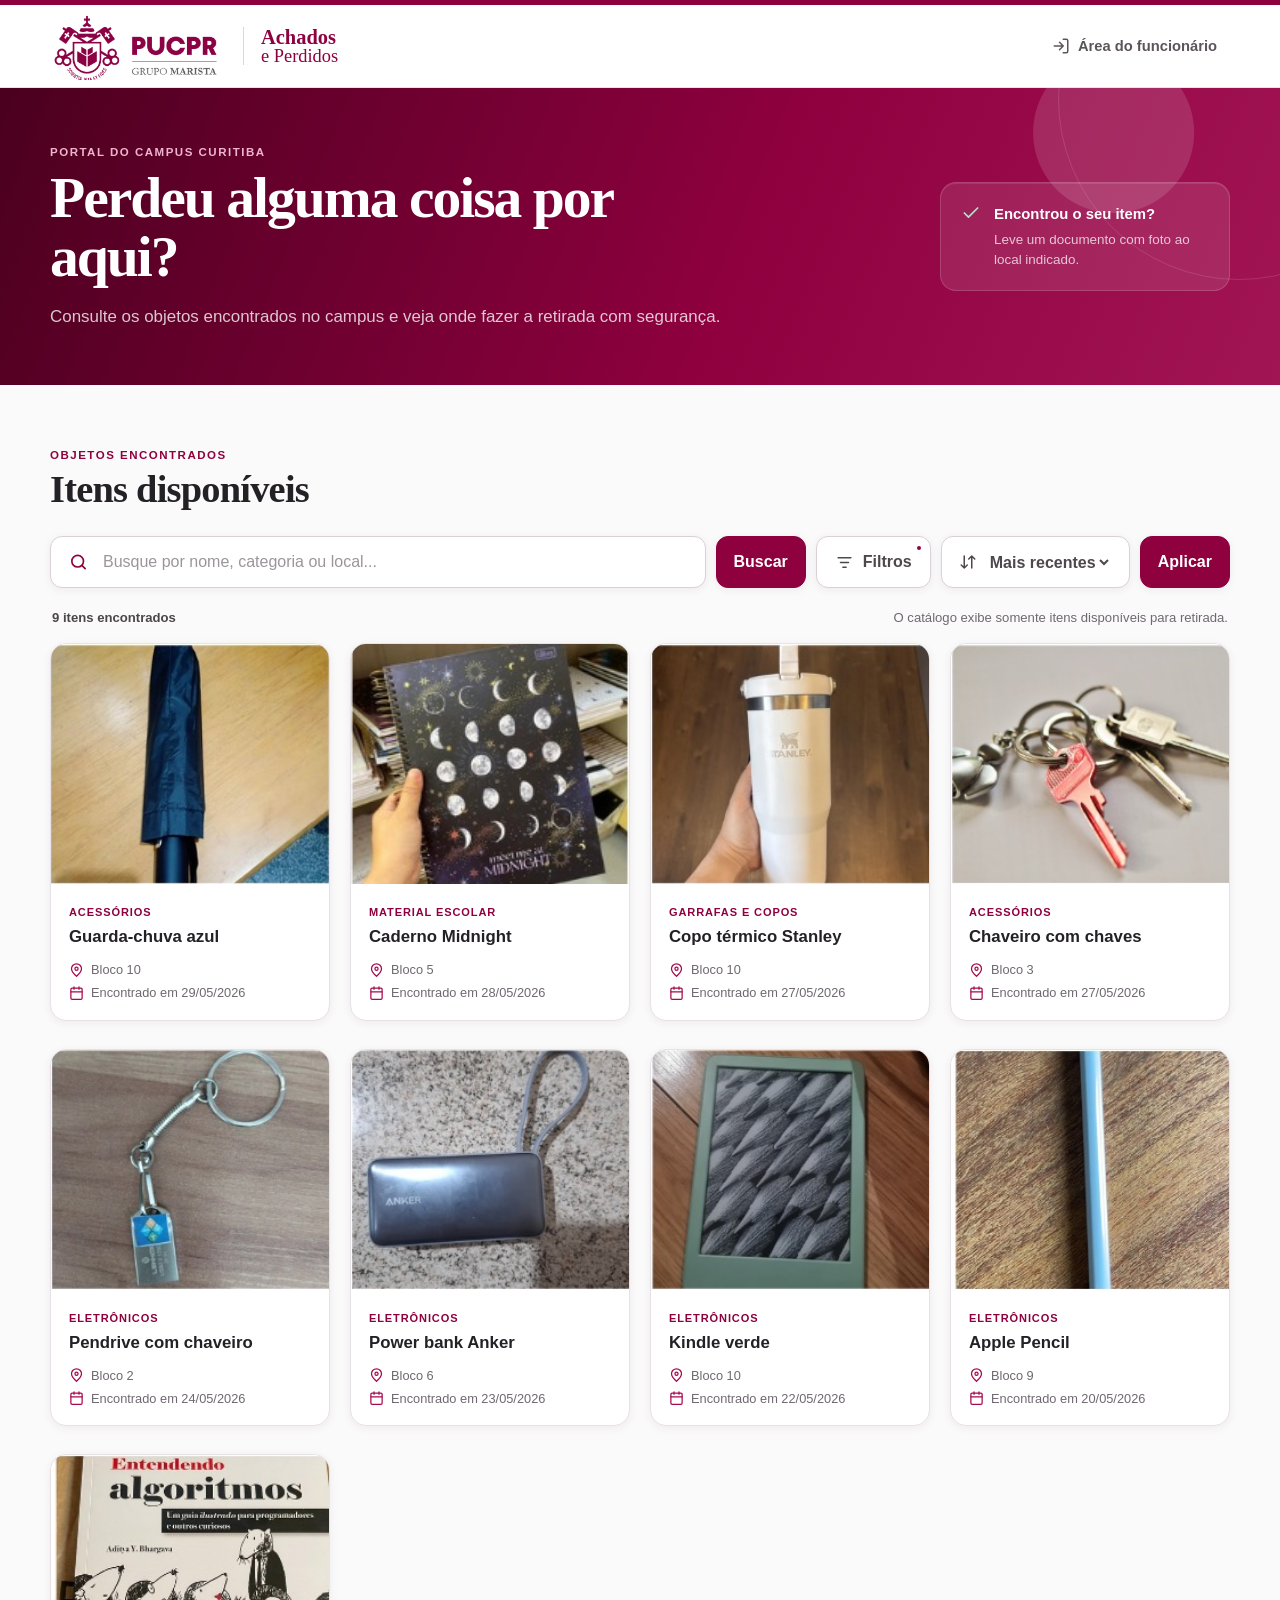
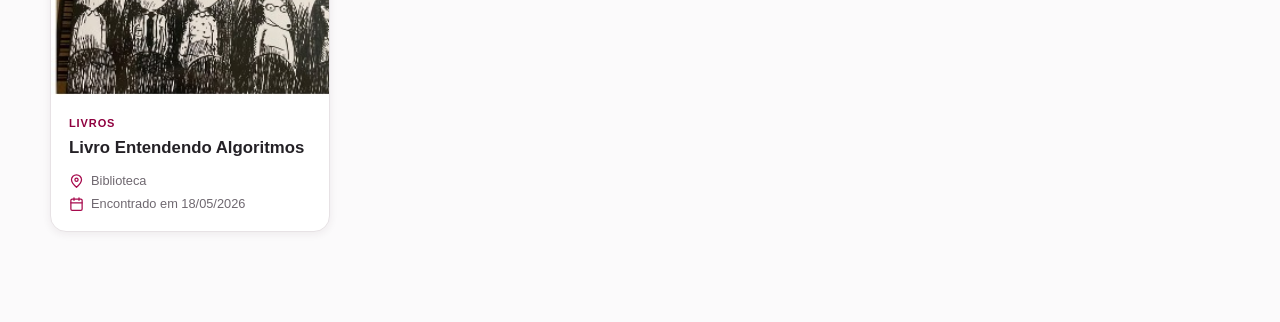
<file: index.html>
<!--
  index.html — Página inicial (catálogo de itens).
  Esta página é só a "casca": os 3 divs começam vazios e o JavaScript os preenche.
-->
<!doctype html>
<html lang="pt-BR">
  <head>
    <meta charset="UTF-8">
    <!-- faz o site se adaptar ao tamanho do celular -->
    <meta name="viewport" content="width=device-width, initial-scale=1.0">
    <meta name="description" content="Portal de Achados e Perdidos da PUCPR. Consulte objetos encontrados no campus.">
    <meta name="theme-color" content="#8f003f">
    <title>Achados e Perdidos | PUCPR</title>
    <!-- carrega todo o visual (CSS) -->
    <link rel="stylesheet" href="styles.css">
  </head>
  <body>
    <div id="cabecalho"></div>   <!-- o JavaScript coloca o menu do topo aqui -->
    <main>
      <div id="aviso"></div>     <!-- mensagens de sucesso/erro aparecem aqui -->
      <div id="conteudo"></div>  <!-- o catálogo inteiro é montado aqui -->
    </main>
    <!-- carrega todo o JavaScript do site -->
    <script src="app.js"></script>
    <!-- manda montar a página inicial (função que está no app.js) -->
    <script>montarCatalogo();</script>
  </body>
</html>
</file>
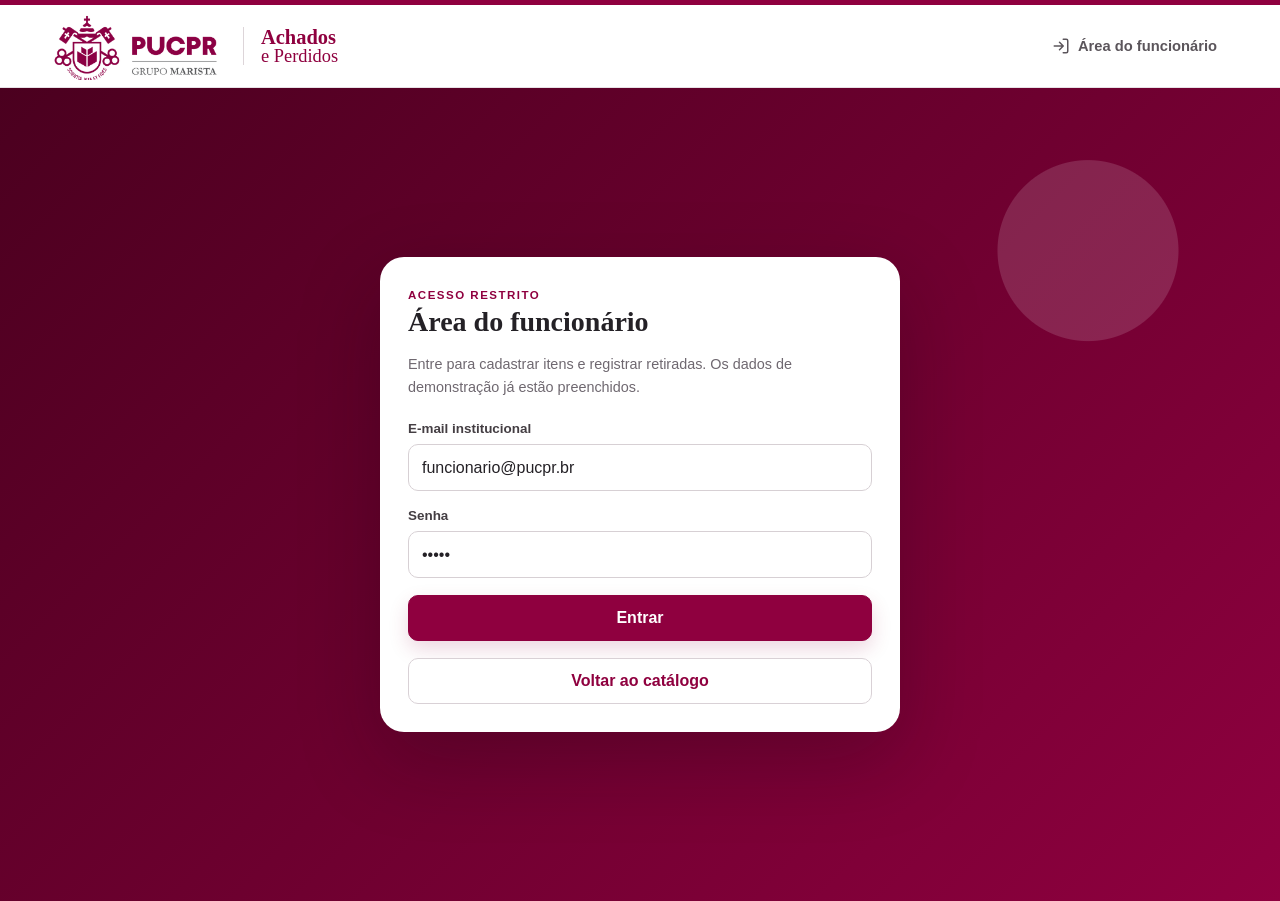
<file: cadastrar.html>
<!--
  cadastrar.html — Formulário para cadastrar OU editar um item.
  Sem id na URL  -> cadastro novo.
  Com ?id=5      -> edição (o formulário já vem preenchido).
  Só o funcionário logado consegue usar (o app.js checa isso).
-->
<!doctype html>
<html lang="pt-BR">
  <head>
    <meta charset="UTF-8">
    <meta name="viewport" content="width=device-width, initial-scale=1.0">
    <meta name="theme-color" content="#8f003f">
    <title>Cadastrar item | PUCPR</title>
    <link rel="stylesheet" href="styles.css">
  </head>
  <body>
    <div id="cabecalho"></div>   <!-- menu do topo -->
    <main>
      <div id="aviso"></div>     <!-- mensagens de sucesso/erro -->
      <div id="conteudo"></div>  <!-- o formulário é montado aqui -->
    </main>
    <script src="app.js"></script>
    <!-- monta o formulário (de cadastro ou de edição) -->
    <script>montarFormulario();</script>
  </body>
</html>
</file>
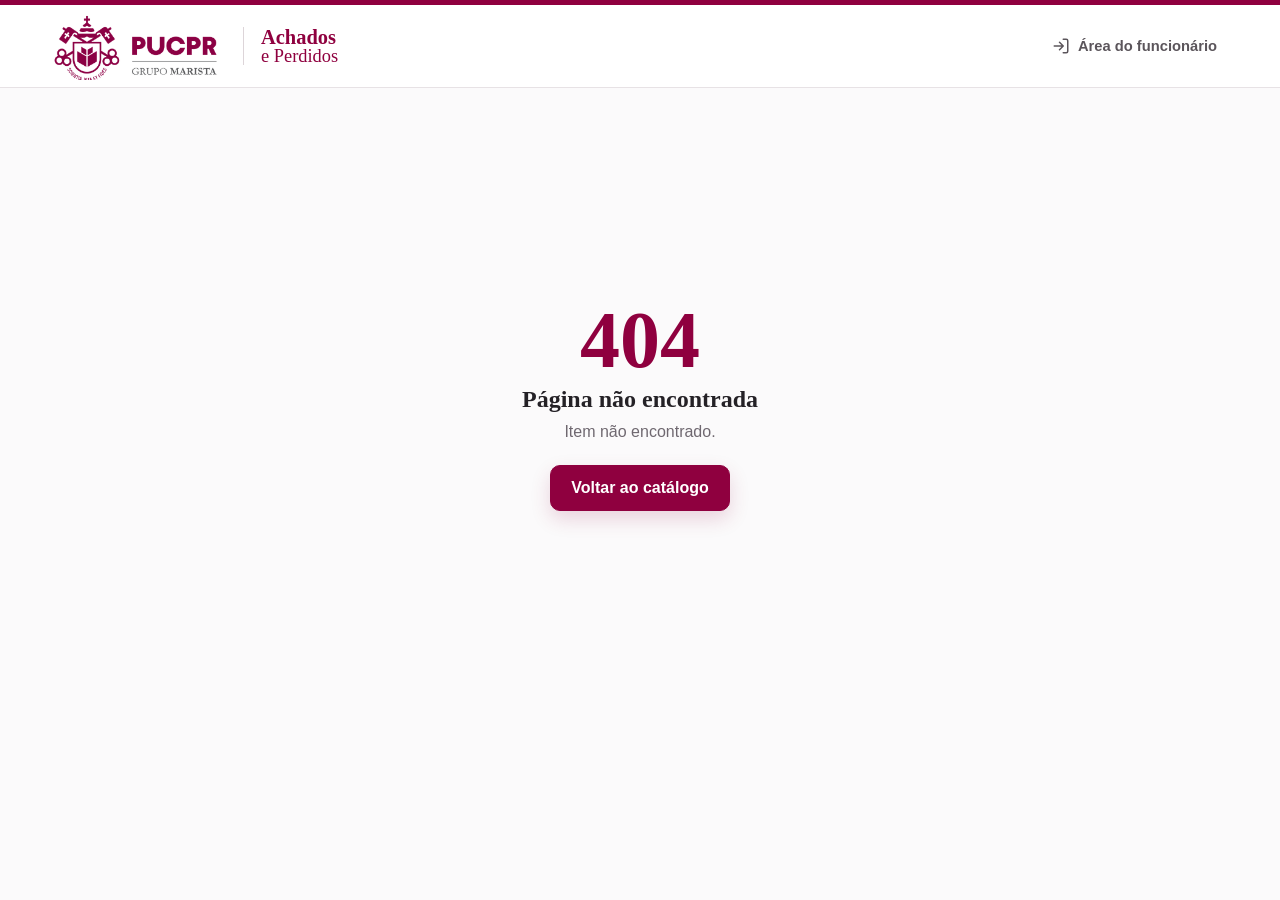
<file: item.html>
<!--
  item.html — Página de detalhe de um item.
  O item que aparece depende do id na URL, por exemplo: item.html?id=3
-->
<!doctype html>
<html lang="pt-BR">
  <head>
    <meta charset="UTF-8">
    <meta name="viewport" content="width=device-width, initial-scale=1.0">
    <meta name="theme-color" content="#8f003f">
    <title>Item | PUCPR</title>
    <link rel="stylesheet" href="styles.css">
  </head>
  <body>
    <div id="cabecalho"></div>   <!-- menu do topo -->
    <main>
      <div id="aviso"></div>     <!-- mensagens de sucesso/erro -->
      <div id="conteudo"></div>  <!-- o detalhe do item é montado aqui -->
    </main>
    <script src="app.js"></script>
    <!-- monta o detalhe do item indicado no ?id= da URL -->
    <script>montarDetalhe();</script>
  </body>
</html>
</file>
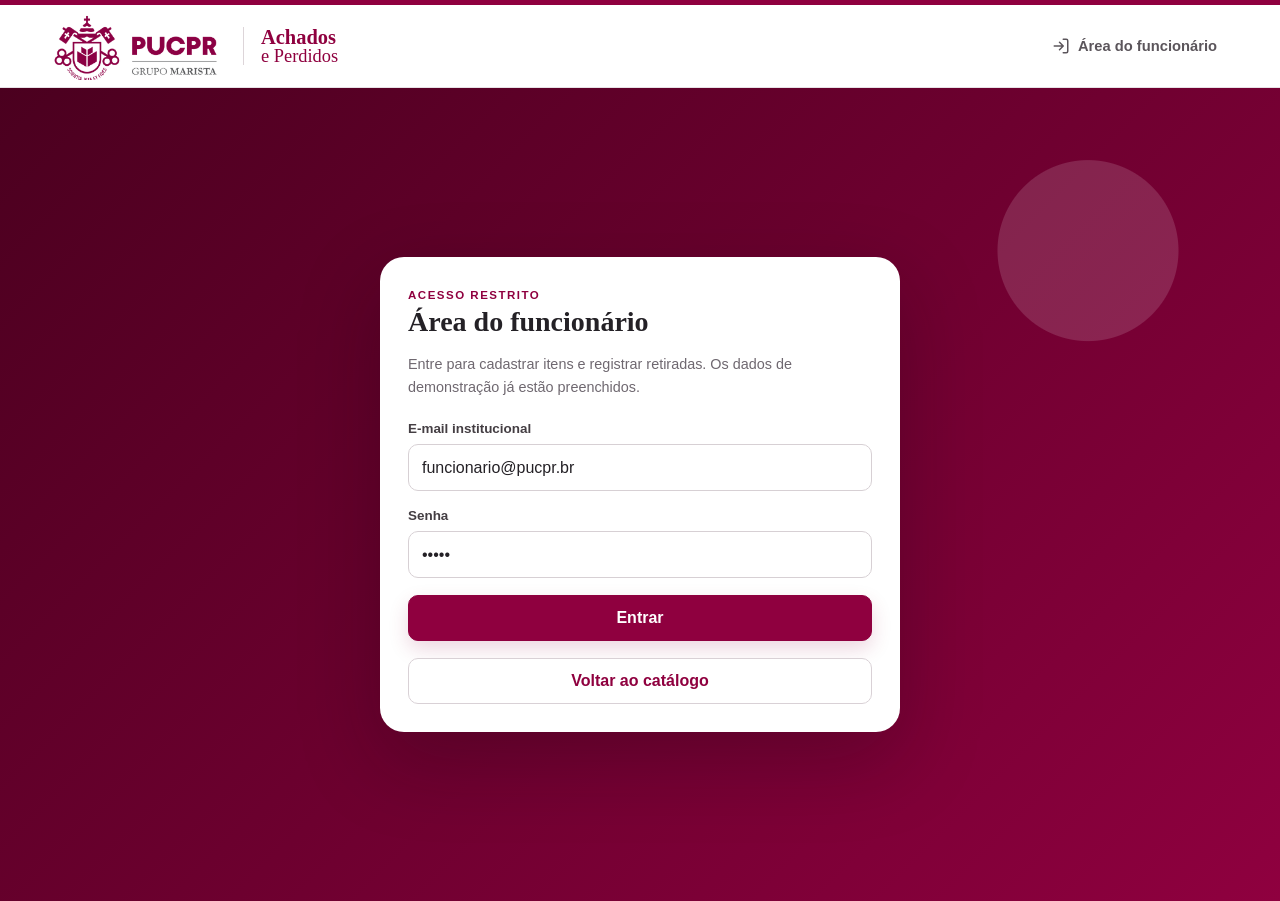
<file: login.html>
<!--
  login.html — Tela de login do funcionário.
  Diferente das outras páginas, aqui o conteúdo é HTML fixo (não é montado pelo JS).
  O JavaScript no final só confere o e-mail e a senha.
-->
<!doctype html>
<html lang="pt-BR">
  <head>
    <meta charset="UTF-8">
    <meta name="viewport" content="width=device-width, initial-scale=1.0">
    <meta name="theme-color" content="#8f003f">
    <title>Área do funcionário | PUCPR</title>
    <link rel="stylesheet" href="styles.css">
  </head>
  <body>
    <div id="cabecalho"></div>   <!-- menu do topo -->
    <main>
      <div id="aviso"></div>     <!-- mensagens de sucesso/erro -->
      <!-- cartão de login (HTML fixo) -->
      <section class="login-page">
        <div class="modal-card login-modal">
          <div class="modal-header">
            <div><span class="eyebrow">Acesso restrito</span><h1>Área do funcionário</h1></div>
          </div>
          <p class="modal-intro">Entre para cadastrar itens e registrar retiradas. Os dados de demonstração já estão preenchidos.</p>
          <!-- aviso vermelho que só aparece quando o login está errado -->
          <p class="form-error" id="erro-login" style="display:none"></p>
          <!-- ao enviar, chama fazerLogin() (lá embaixo) em vez de recarregar a página -->
          <form class="stack-form" onsubmit="return fazerLogin(event)">
            <label class="field">
              <span>E-mail institucional</span>
              <input type="email" name="email" value="funcionario@pucpr.br" autocomplete="username" required>
            </label>
            <label class="field">
              <span>Senha</span>
              <input type="password" name="senha" value="pucpr" autocomplete="current-password" required>
            </label>
            <button class="button button-primary button-block" type="submit">Entrar</button>
            <a class="button button-secondary button-block" href="index.html">Voltar ao catálogo</a>
          </form>
        </div>
      </section>
    </main>
    <script src="app.js"></script>
    <script>
      // Se já estiver logado, vai direto para o catálogo.
      if (estaLogado()) location.href = "index.html";
      prepararPagina();

      // Confere o login. Se acertar, entra; se errar, mostra o aviso vermelho.
      function fazerLogin(evento) {
        evento.preventDefault();
        const form = evento.target;
        if (entrar(form.email.value, form.senha.value)) {
          location.href = "index.html?msg=" + encodeURIComponent("Área administrativa liberada.");
        } else {
          const erro = document.getElementById("erro-login");
          erro.textContent = "E-mail ou senha inválidos.";
          erro.style.display = "";
        }
        return false;
      }
    </script>
  </body>
</html>
</file>
<file: styles.css>
/* Frontend sem JavaScript: HTML renderizado no servidor e CSS nativo. */
:root {
  color: #242126;
  background: #fbfafb;
  font-family: Inter, ui-sans-serif, -apple-system, BlinkMacSystemFont, "Segoe UI", sans-serif;
  font-synthesis: none;
  text-rendering: optimizeLegibility;
  --wine-950: #4b001f;
  --wine-900: #67002d;
  --wine-800: #780035;
  --wine-700: #8f003f;
  --wine-600: #a70a4d;
  --wine-100: #f7e8ee;
  --wine-50: #fcf5f8;
  --ink: #242126;
  --muted: #6f6870;
  --line: #e7e2e5;
  --surface: #ffffff;
  --surface-muted: #f5f2f4;
  --green: #16804a;
  --green-soft: #e8f6ee;
  --orange: #b95b16;
  --orange-soft: #fff0e5;
  --blue: #2762a5;
  --blue-soft: #eaf2fb;
  --radius-sm: 10px;
  --radius-md: 16px;
  --radius-lg: 24px;
  --shadow-sm: 0 2px 9px rgb(53 26 38 / 7%);
  --shadow-md: 0 16px 50px rgb(53 26 38 / 12%);
}

* {
  box-sizing: border-box;
}

html {
  scroll-behavior: smooth;
}

body {
  margin: 0;
  min-width: 320px;
  min-height: 100vh;
  background: #fbfafb;
  color: var(--ink);
}

body.modal-open {
  overflow: hidden;
}

button,
input,
select,
textarea {
  font: inherit;
}

button,
a {
  -webkit-tap-highlight-color: transparent;
}

button {
  color: inherit;
}

a {
  color: inherit;
  text-decoration: none;
}

img {
  display: block;
  max-width: 100%;
}

h1,
h2,
h3,
p {
  margin-top: 0;
}

.container {
  width: min(1180px, calc(100% - 40px));
  margin-inline: auto;
}

.eyebrow {
  display: inline-block;
  margin-bottom: 10px;
  color: var(--wine-700);
  font-size: 0.72rem;
  font-weight: 800;
  letter-spacing: 0.13em;
  text-transform: uppercase;
}

.button {
  display: inline-flex;
  min-height: 46px;
  align-items: center;
  justify-content: center;
  gap: 9px;
  padding: 0 20px;
  border: 1px solid transparent;
  border-radius: var(--radius-sm);
  cursor: pointer;
  font-weight: 750;
  transition: 160ms ease;
}

.button:hover:not(:disabled) {
  transform: translateY(-1px);
}

.button:disabled {
  cursor: not-allowed;
  opacity: 0.65;
}

.button-primary {
  border-color: var(--wine-700);
  background: var(--wine-700);
  color: white;
  box-shadow: 0 8px 20px rgb(143 0 63 / 16%);
}

.button-primary:hover:not(:disabled) {
  border-color: var(--wine-800);
  background: var(--wine-800);
  box-shadow: 0 10px 24px rgb(143 0 63 / 24%);
}

.button-secondary {
  border-color: #d9d1d6;
  background: white;
  color: var(--wine-700);
}

.button-secondary:hover:not(:disabled) {
  border-color: var(--wine-700);
  background: var(--wine-50);
}

.button-block {
  width: 100%;
}

.icon-button {
  display: inline-grid;
  width: 40px;
  height: 40px;
  padding: 0;
  border: 0;
  border-radius: 50%;
  background: transparent;
  cursor: pointer;
  place-items: center;
}

.icon-button:hover {
  background: var(--surface-muted);
  color: var(--wine-700);
}

/* Header */
.site-header {
  position: sticky;
  z-index: 30;
  top: 0;
  border-bottom: 1px solid var(--line);
  background: rgb(255 255 255 / 96%);
  backdrop-filter: blur(14px);
}

.header-accent {
  height: 5px;
  background: var(--wine-700);
}

.header-inner {
  display: flex;
  min-height: 82px;
  align-items: center;
  justify-content: space-between;
  gap: 30px;
}

.brand {
  display: flex;
  align-items: center;
  flex-shrink: 0;
  gap: 17px;
}

.brand img {
  width: 176px;
  height: 68px;
  object-fit: cover;
  object-position: left center;
}

.brand-divider {
  width: 1px;
  height: 38px;
  background: #ddd5d9;
}

.brand-product {
  display: flex;
  color: var(--wine-700);
  font-family: Georgia, "Times New Roman", serif;
  font-size: 1.15rem;
  line-height: 1;
  flex-direction: column;
}

.brand-product strong {
  font-size: 1.28rem;
}

.header-nav {
  display: flex;
  align-items: center;
  gap: 9px;
}

.header-nav form {
  margin: 0;
}

.header-nav > a:not(.nav-primary),
.nav-login,
.nav-ghost {
  display: inline-flex;
  min-height: 42px;
  align-items: center;
  gap: 8px;
  padding: 0 13px;
  border: 0;
  border-radius: 9px;
  background: transparent;
  cursor: pointer;
  color: #5b555b;
  font-size: 0.92rem;
  font-weight: 700;
}

.header-nav > a.active {
  background: var(--wine-50);
  color: var(--wine-700);
}

.nav-login:hover,
.nav-ghost:hover,
.header-nav > a:not(.nav-primary):hover {
  background: var(--surface-muted);
  color: var(--wine-700);
}

.nav-primary {
  display: inline-flex;
  min-height: 42px;
  align-items: center;
  gap: 7px;
  padding: 0 15px;
  border-radius: 9px;
  background: var(--wine-700);
  color: white;
  font-size: 0.9rem;
  font-weight: 750;
}

.user-summary {
  display: flex;
  align-items: center;
  gap: 9px;
  margin-left: 5px;
  padding-left: 14px;
  border-left: 1px solid var(--line);
}

.user-avatar {
  display: grid;
  width: 37px;
  height: 37px;
  border-radius: 50%;
  background: var(--wine-100);
  color: var(--wine-700);
  place-items: center;
}

.user-summary > span:last-child {
  display: flex;
  line-height: 1.2;
  flex-direction: column;
}

.user-summary strong {
  font-size: 0.84rem;
}

.user-summary small {
  margin-top: 3px;
  color: var(--muted);
  font-size: 0.72rem;
}

.mobile-navigation {
  display: none;
}

/* Hero and catalog */
.hero {
  overflow: hidden;
  position: relative;
  background:
    radial-gradient(circle at 87% 15%, rgb(255 255 255 / 13%) 0 80px, transparent 81px),
    linear-gradient(112deg, var(--wine-950), var(--wine-700) 58%, #a21555);
  color: white;
}

.hero::after {
  position: absolute;
  width: 360px;
  height: 360px;
  border: 1px solid rgb(255 255 255 / 12%);
  border-radius: 50%;
  content: "";
  right: -140px;
  top: -170px;
}

.hero-admin {
  background:
    radial-gradient(circle at 90% 12%, rgb(143 0 63 / 9%) 0 80px, transparent 81px),
    linear-gradient(112deg, #fff, #fbf5f8);
  color: var(--ink);
  border-bottom: 1px solid var(--line);
}

.hero-admin::after {
  border-color: rgb(143 0 63 / 10%);
}

.hero-content {
  display: flex;
  min-height: 270px;
  align-items: center;
  justify-content: space-between;
  gap: 50px;
  padding-block: 54px;
}

.hero-copy {
  max-width: 700px;
}

.hero .eyebrow {
  color: #efb5ce;
}

.hero-admin .eyebrow {
  color: var(--wine-700);
}

.hero h1,
.form-page-header h1,
.item-detail h1 {
  font-family: Georgia, "Times New Roman", serif;
}

.hero h1 {
  max-width: 700px;
  margin-bottom: 16px;
  font-size: clamp(2.15rem, 4.5vw, 3.8rem);
  line-height: 1.03;
  letter-spacing: -0.035em;
}

.hero p {
  max-width: 680px;
  margin-bottom: 0;
  color: rgb(255 255 255 / 78%);
  font-size: 1.06rem;
  line-height: 1.7;
}

.hero-admin p {
  color: var(--muted);
}

.hero-note {
  display: flex;
  width: 290px;
  flex-shrink: 0;
  align-items: flex-start;
  gap: 13px;
  padding: 20px;
  border: 1px solid rgb(255 255 255 / 15%);
  border-radius: var(--radius-md);
  background: rgb(255 255 255 / 10%);
  box-shadow: inset 0 1px rgb(255 255 255 / 10%);
}

.hero-note svg {
  flex-shrink: 0;
  color: #aee7c7;
}

.hero-note span {
  color: rgb(255 255 255 / 74%);
  font-size: 0.84rem;
  line-height: 1.5;
}

.hero-note strong {
  display: block;
  margin-bottom: 4px;
  color: white;
  font-size: 0.93rem;
}

.stats-strip {
  display: grid;
  position: relative;
  z-index: 2;
  margin-top: -32px;
  grid-template-columns: 1.2fr repeat(4, 1fr);
  border: 1px solid var(--line);
  border-radius: var(--radius-md);
  background: white;
  box-shadow: var(--shadow-md);
}

.stats-strip article {
  display: flex;
  min-width: 0;
  align-items: center;
  gap: 12px;
  padding: 20px;
  border-right: 1px solid var(--line);
}

.stats-strip article:last-child {
  border-right: 0;
}

.stat-icon {
  display: grid;
  width: 40px;
  height: 40px;
  flex: 0 0 40px;
  border-radius: 11px;
  background: var(--wine-100);
  color: var(--wine-700);
  place-items: center;
}

.stat-icon svg {
  width: 20px;
}

.stat-icon.available {
  background: var(--green-soft);
  color: var(--green);
}

.stat-icon.claimed {
  background: var(--blue-soft);
  color: var(--blue);
}

.stat-icon.expired {
  background: #f0edef;
  color: #625d61;
}

.stat-icon.donated {
  background: var(--orange-soft);
  color: var(--orange);
}

.stats-strip article div {
  display: flex;
  min-width: 0;
  flex-direction: column;
}

.stats-strip strong {
  font-size: 1.35rem;
  line-height: 1;
}

.stats-strip small {
  overflow: hidden;
  margin-top: 5px;
  color: var(--muted);
  font-size: 0.75rem;
  text-overflow: ellipsis;
  white-space: nowrap;
}

.catalog-section {
  padding-top: 60px;
  padding-bottom: 90px;
}

.stats-strip + .catalog-section {
  padding-top: 48px;
}

.catalog-heading {
  display: flex;
  align-items: flex-end;
  justify-content: space-between;
  gap: 20px;
  margin-bottom: 25px;
}

.catalog-heading .eyebrow {
  margin-bottom: 6px;
}

.catalog-heading h2 {
  margin-bottom: 0;
  font-family: Georgia, "Times New Roman", serif;
  font-size: clamp(1.8rem, 3vw, 2.45rem);
  letter-spacing: -0.02em;
}

.search-toolbar {
  display: grid;
  align-items: start;
  grid-template-columns: minmax(260px, 1fr) auto auto auto auto;
  gap: 10px;
}

.search-box {
  display: flex;
  height: 52px;
  align-items: center;
  gap: 12px;
  padding: 0 17px;
  border: 1px solid #d9d1d6;
  border-radius: 12px;
  background: white;
  box-shadow: var(--shadow-sm);
  transition: 160ms ease;
}

.search-box:focus-within {
  border-color: var(--wine-600);
  box-shadow: 0 0 0 3px var(--wine-100);
}

.search-box svg {
  flex: 0 0 21px;
  color: var(--wine-700);
}

.search-box input {
  width: 100%;
  height: 100%;
  border: 0;
  outline: 0;
  background: transparent;
  color: var(--ink);
}

.search-box input::placeholder {
  color: #9c959b;
}

.button-filter,
.sort-control,
.search-submit,
.sort-submit {
  display: inline-flex;
  position: relative;
  min-width: 115px;
  height: 52px;
  align-items: center;
  justify-content: center;
  gap: 9px;
  padding: 0 17px;
  border: 1px solid #d9d1d6;
  border-radius: 12px;
  background: white;
  box-shadow: var(--shadow-sm);
  color: #4e484d;
  font-weight: 720;
}

.search-submit,
.sort-submit {
  min-width: 0;
  border-color: var(--wine-700);
  background: var(--wine-700);
  color: white;
  cursor: pointer;
}

.search-submit:hover,
.sort-submit:hover {
  background: var(--wine-800);
}

.button-filter {
  cursor: pointer;
  list-style: none;
}

.button-filter::-webkit-details-marker {
  display: none;
}

.button-filter:hover {
  border-color: var(--wine-700);
  color: var(--wine-700);
}

.filter-dot {
  position: absolute;
  width: 8px;
  height: 8px;
  border: 2px solid white;
  border-radius: 50%;
  background: var(--wine-700);
  right: 7px;
  top: 7px;
}

.sort-control select {
  border: 0;
  outline: 0;
  background: transparent;
  color: inherit;
  cursor: pointer;
  font-weight: inherit;
}

.results-meta {
  display: flex;
  align-items: center;
  justify-content: space-between;
  gap: 20px;
  margin: 22px 2px 18px;
  color: var(--muted);
  font-size: 0.82rem;
}

.results-meta > span:first-child {
  color: #4c464b;
  font-weight: 700;
}

.items-grid {
  display: grid;
  grid-template-columns: repeat(4, minmax(0, 1fr));
  gap: 28px 20px;
}

.item-card {
  overflow: hidden;
  border: 1px solid var(--line);
  border-radius: var(--radius-md);
  background: white;
  box-shadow: var(--shadow-sm);
  transition: 180ms ease;
}

.item-card:hover {
  border-color: #d8c3cd;
  box-shadow: 0 14px 30px rgb(53 26 38 / 12%);
  transform: translateY(-4px);
}

.item-card-image {
  overflow: hidden;
  position: relative;
  aspect-ratio: 1.16 / 1;
  background: #eee9ec;
}

.item-card-image img {
  width: 100%;
  height: 100%;
  object-fit: cover;
  transition: transform 300ms ease;
}

.item-card:hover .item-card-image img {
  transform: scale(1.035);
}

.card-open {
  display: grid;
  position: absolute;
  width: 38px;
  height: 38px;
  border-radius: 50%;
  background: rgb(255 255 255 / 92%);
  box-shadow: 0 5px 14px rgb(0 0 0 / 14%);
  color: var(--wine-700);
  opacity: 0;
  right: 12px;
  bottom: 12px;
  place-items: center;
  transform: translateY(5px);
  transition: 160ms ease;
}

.item-card:hover .card-open {
  opacity: 1;
  transform: translateY(0);
}

.status-badge {
  display: inline-flex;
  align-items: center;
  min-height: 28px;
  padding: 0 10px;
  border-radius: 999px;
  font-size: 0.72rem;
  font-weight: 800;
}

.item-card-image > .status-badge,
.gallery-main > .status-badge {
  position: absolute;
  left: 12px;
  top: 12px;
  box-shadow: 0 5px 12px rgb(0 0 0 / 10%);
}

.status-available {
  background: var(--green-soft);
  color: var(--green);
}

.status-claimed {
  background: var(--blue-soft);
  color: var(--blue);
}

.status-expired {
  background: #eeebed;
  color: #5d575b;
}

.status-donated {
  background: var(--orange-soft);
  color: var(--orange);
}

.item-card-content {
  padding: 18px 18px 19px;
}

.item-category {
  color: var(--wine-700);
  font-size: 0.69rem;
  font-weight: 800;
  letter-spacing: 0.08em;
  text-transform: uppercase;
}

.item-card h3 {
  overflow: hidden;
  margin: 6px 0 14px;
  font-size: 1.05rem;
  line-height: 1.3;
  text-overflow: ellipsis;
  white-space: nowrap;
}

.item-card p {
  display: flex;
  align-items: center;
  gap: 7px;
  margin-bottom: 7px;
  color: var(--muted);
  font-size: 0.8rem;
}

.item-card p:last-child {
  margin-bottom: 0;
}

.item-card p svg {
  flex: 0 0 15px;
  color: var(--wine-600);
}

.item-skeleton {
  height: 360px;
  border-radius: var(--radius-md);
  background: linear-gradient(90deg, #f0edef 25%, #f8f6f7 37%, #f0edef 63%);
  background-size: 400% 100%;
  animation: shimmer 1.4s infinite;
}

@keyframes shimmer {
  0% { background-position: 100% 0; }
  100% { background-position: 0 0; }
}

.empty-state {
  display: flex;
  min-height: 350px;
  align-items: center;
  justify-content: center;
  padding: 50px 20px;
  border: 1px dashed #d8cfd4;
  border-radius: var(--radius-lg);
  background: white;
  text-align: center;
  flex-direction: column;
}

.empty-state > span {
  display: grid;
  width: 68px;
  height: 68px;
  margin-bottom: 20px;
  border-radius: 50%;
  background: var(--wine-100);
  color: var(--wine-700);
  place-items: center;
}

.empty-state > span svg {
  width: 30px;
  height: 30px;
}

.empty-state h3 {
  margin-bottom: 8px;
  font-family: Georgia, "Times New Roman", serif;
  font-size: 1.55rem;
}

.empty-state p {
  margin-bottom: 22px;
  color: var(--muted);
}

/* Filters */
.filter-popover {
  position: relative;
}

.filter-popover[open] > .button-filter {
  border-color: var(--wine-700);
  color: var(--wine-700);
}

.filter-panel-native {
  display: flex;
  position: absolute;
  z-index: 20;
  width: min(410px, calc(100vw - 30px));
  padding: 24px;
  border: 1px solid var(--line);
  border-radius: var(--radius-md);
  background: white;
  box-shadow: var(--shadow-md);
  flex-direction: column;
  gap: 23px;
  right: 0;
  top: calc(100% + 10px);
}

.filter-panel-header {
  display: flex;
  align-items: center;
  justify-content: space-between;
  padding-bottom: 16px;
  border-bottom: 1px solid var(--line);
}

.filter-panel-header > span {
  display: inline-flex;
  align-items: center;
  gap: 9px;
  font-family: Georgia, "Times New Roman", serif;
  font-size: 1.35rem;
  font-weight: 700;
}

.filter-group {
  margin: 0;
  padding: 0;
  border: 0;
}

.filter-group legend,
.field-label {
  display: block;
  margin-bottom: 10px;
  color: #4b454a;
  font-size: 0.84rem;
  font-weight: 750;
}

.status-filter-grid {
  display: flex;
  flex-wrap: wrap;
  gap: 8px;
}

.status-filter-grid label {
  display: inline-flex;
  min-height: 38px;
  align-items: center;
  padding: 0 13px;
  border: 1px solid #ddd5d9;
  border-radius: 9px;
  background: white;
  cursor: pointer;
  color: #625b61;
  font-size: 0.82rem;
  font-weight: 700;
}

.status-filter-grid input {
  position: absolute;
  opacity: 0;
  pointer-events: none;
}

.status-filter-grid label.selected {
  border-color: var(--wine-700);
  background: var(--wine-700);
  color: white;
}

.field {
  display: flex;
  min-width: 0;
  color: #443e43;
  flex-direction: column;
  gap: 8px;
}

.field > span:first-child,
.field > label:first-child {
  font-size: 0.84rem;
  font-weight: 750;
}

.field input,
.field select,
.field textarea {
  width: 100%;
  border: 1px solid #d7d0d4;
  border-radius: 10px;
  outline: none;
  background: white;
  color: var(--ink);
  transition: 150ms ease;
}

.field input,
.field select {
  height: 47px;
  padding: 0 13px;
}

.field textarea {
  min-height: 120px;
  padding: 13px;
  line-height: 1.55;
  resize: vertical;
}

.field input:focus,
.field select:focus,
.field textarea:focus {
  border-color: var(--wine-600);
  box-shadow: 0 0 0 3px var(--wine-100);
}

.field > small {
  align-self: flex-end;
  color: var(--muted);
  font-size: 0.72rem;
}

.date-range {
  display: grid;
  grid-template-columns: 1fr 1fr;
  gap: 10px;
}

.date-range label {
  display: flex;
  gap: 6px;
  flex-direction: column;
}

.date-range label span {
  color: var(--muted);
  font-size: 0.72rem;
}

.date-range input {
  width: 100%;
  height: 44px;
  padding: 0 8px;
  border: 1px solid #d7d0d4;
  border-radius: 9px;
  outline: 0;
}

.filter-actions {
  display: grid;
  margin-top: auto;
  grid-template-columns: 1fr 1.3fr;
  gap: 10px;
  padding-top: 20px;
  border-top: 1px solid var(--line);
}

/* Item detail */
.detail-page {
  padding-top: 34px;
  padding-bottom: 90px;
}

.detail-topbar {
  display: flex;
  align-items: center;
  justify-content: space-between;
  gap: 20px;
  margin-bottom: 34px;
}

.back-link {
  display: inline-flex;
  min-height: 42px;
  align-items: center;
  gap: 9px;
  padding: 0;
  border: 0;
  background: transparent;
  cursor: pointer;
  color: var(--wine-700);
  font-weight: 750;
}

.back-link:hover {
  color: var(--wine-950);
}

.detail-layout {
  display: grid;
  align-items: start;
  grid-template-columns: minmax(0, 1fr) minmax(0, 1.12fr);
  gap: 64px;
}

.gallery-main {
  overflow: hidden;
  position: relative;
  aspect-ratio: 1 / 0.84;
  border-radius: var(--radius-lg);
  background: #eee9ec;
}

.gallery-main img {
  width: 100%;
  height: 100%;
  object-fit: cover;
}

.css-gallery > input {
  position: absolute;
  opacity: 0;
  pointer-events: none;
}

.gallery-photo {
  display: none;
}

#photo-1:checked ~ .gallery-main .gallery-photo-1,
#photo-2:checked ~ .gallery-main .gallery-photo-2,
#photo-3:checked ~ .gallery-main .gallery-photo-3,
#photo-4:checked ~ .gallery-main .gallery-photo-4,
#photo-5:checked ~ .gallery-main .gallery-photo-5 {
  display: block;
}

.gallery-main > .status-badge {
  left: 18px;
  top: 18px;
}

.gallery-thumbnails {
  display: grid;
  margin-top: 12px;
  grid-template-columns: repeat(5, 1fr);
  gap: 10px;
}

.gallery-thumb {
  overflow: hidden;
  aspect-ratio: 1;
  padding: 0;
  border: 2px solid transparent;
  border-radius: 12px;
  background: #eee9ec;
  cursor: pointer;
}

#photo-1:checked ~ .gallery-thumbnails .gallery-thumb-1,
#photo-2:checked ~ .gallery-thumbnails .gallery-thumb-2,
#photo-3:checked ~ .gallery-thumbnails .gallery-thumb-3,
#photo-4:checked ~ .gallery-thumbnails .gallery-thumb-4,
#photo-5:checked ~ .gallery-thumbnails .gallery-thumb-5 {
  border-color: var(--wine-700);
}

.gallery-thumbnails img {
  width: 100%;
  height: 100%;
  object-fit: cover;
}

.item-detail {
  padding-top: 8px;
}

.item-detail h1 {
  margin-bottom: 30px;
  font-size: clamp(2.25rem, 4vw, 3.55rem);
  line-height: 1.03;
  letter-spacing: -0.035em;
}

.detail-meta {
  display: grid;
  gap: 13px;
}

.detail-meta p,
.receipt-grid p {
  display: flex;
  align-items: flex-start;
  gap: 12px;
  margin-bottom: 0;
}

.detail-meta p > svg,
.receipt-grid p > svg {
  width: 20px;
  flex: 0 0 20px;
  margin-top: 1px;
  color: var(--wine-600);
}

.detail-meta p span,
.receipt-grid p span {
  display: flex;
  flex-direction: column;
}

.detail-meta small,
.receipt-grid small {
  margin-bottom: 3px;
  color: var(--muted);
  font-size: 0.72rem;
}

.detail-meta strong,
.receipt-grid strong {
  font-size: 0.92rem;
}

.detail-description {
  margin-top: 32px;
  padding-top: 26px;
  border-top: 1px solid var(--line);
}

.detail-description h2 {
  margin-bottom: 11px;
  font-size: 1.02rem;
}

.detail-description p {
  margin-bottom: 0;
  color: #5f585d;
  font-size: 0.96rem;
  line-height: 1.75;
}

.security-note {
  display: flex;
  align-items: flex-start;
  gap: 13px;
  margin-top: 26px;
  padding: 17px;
  border: 1px solid #dfd4d9;
  border-radius: 13px;
  background: var(--wine-50);
}

.security-note > svg {
  flex: 0 0 21px;
  color: var(--wine-700);
}

.security-note strong {
  display: block;
  margin-bottom: 4px;
  font-size: 0.87rem;
}

.security-note p {
  margin-bottom: 0;
  color: var(--muted);
  font-size: 0.78rem;
  line-height: 1.5;
}

.admin-actions {
  display: flex;
  align-items: flex-start;
  flex-wrap: wrap;
  gap: 10px;
  margin-top: 26px;
}

.admin-actions form {
  margin: 0;
}

.action-disclosure {
  position: relative;
}

.action-disclosure > summary {
  list-style: none;
}

.action-disclosure > summary::-webkit-details-marker {
  display: none;
}

.inline-action-form {
  display: grid;
  position: absolute;
  z-index: 15;
  width: min(420px, calc(100vw - 40px));
  gap: 15px;
  padding: 22px;
  border: 1px solid var(--line);
  border-radius: var(--radius-md);
  background: white;
  box-shadow: var(--shadow-md);
  left: 0;
  top: calc(100% + 10px);
}

.inline-action-form h3 {
  margin-bottom: -8px;
  font-family: Georgia, "Times New Roman", serif;
  font-size: 1.3rem;
}

.inline-action-form > p {
  margin-bottom: 0;
  color: var(--muted);
  font-size: 0.82rem;
}

.status-receipt {
  overflow: hidden;
  margin-top: 54px;
  border: 1px solid var(--line);
  border-radius: var(--radius-md);
  background: white;
  box-shadow: var(--shadow-sm);
}

.status-receipt header {
  display: flex;
  align-items: center;
  gap: 13px;
  padding: 20px 24px;
  border-bottom: 1px solid var(--line);
}

.status-receipt header > svg {
  width: 26px;
  height: 26px;
}

.status-receipt header div {
  display: flex;
  flex-direction: column;
}

.status-receipt header span {
  font-family: Georgia, "Times New Roman", serif;
  font-size: 1.35rem;
  font-weight: 700;
}

.status-receipt header small {
  margin-top: 2px;
  color: var(--muted);
  font-size: 0.7rem;
  text-transform: uppercase;
}

.receipt-claimed header {
  background: var(--green-soft);
  color: var(--green);
}

.receipt-donated header {
  background: var(--orange-soft);
  color: var(--orange);
}

.receipt-grid {
  display: grid;
  padding: 24px;
  grid-template-columns: repeat(3, 1fr);
  gap: 25px;
}

/* Modal and messages */
.modal-backdrop {
  display: grid;
  position: fixed;
  z-index: 60;
  padding: 20px;
  background: rgb(30 20 25 / 52%);
  backdrop-filter: blur(4px);
  inset: 0;
  place-items: center;
}

.modal-card {
  width: min(520px, 100%);
  max-height: calc(100dvh - 40px);
  overflow: auto;
  padding: 27px;
  border: 1px solid rgb(255 255 255 / 40%);
  border-radius: var(--radius-lg);
  background: white;
  box-shadow: 0 28px 80px rgb(20 8 14 / 25%);
  animation: modal-in 180ms ease;
}

@keyframes modal-in {
  from { opacity: 0; transform: translateY(10px) scale(0.98); }
  to { opacity: 1; transform: translateY(0) scale(1); }
}

.modal-header {
  display: flex;
  align-items: flex-start;
  justify-content: space-between;
  gap: 20px;
}

.modal-header .eyebrow {
  margin-bottom: 5px;
}

.modal-header h1,
.modal-header h2 {
  margin-bottom: 0;
  font-family: Georgia, "Times New Roman", serif;
  font-size: 1.75rem;
}

.login-page {
  display: grid;
  min-height: calc(100vh - 87px);
  padding: 40px 20px;
  background:
    radial-gradient(circle at 85% 20%, rgb(255 255 255 / 14%) 0 90px, transparent 91px),
    linear-gradient(135deg, var(--wine-950), var(--wine-700));
  place-items: center;
}

.page-notice {
  display: flex;
  position: fixed;
  z-index: 50;
  max-width: min(440px, calc(100% - 32px));
  align-items: center;
  gap: 11px;
  padding: 14px 16px;
  border: 1px solid var(--line);
  border-radius: 13px;
  background: white;
  box-shadow: var(--shadow-md);
  right: 24px;
  top: 105px;
  font-size: 0.86rem;
  font-weight: 650;
  animation: notice-out 400ms ease 4s forwards;
}

@keyframes notice-out {
  to {
    opacity: 0;
    visibility: hidden;
    transform: translateY(-8px);
  }
}

.notice-success svg {
  color: var(--green);
}

.notice-error svg {
  color: #b92c38;
}

.modal-intro {
  margin: 15px 0 22px;
  color: var(--muted);
  font-size: 0.9rem;
  line-height: 1.6;
}

.stack-form {
  display: grid;
  gap: 17px;
}

.input-with-icon {
  display: flex;
  position: relative;
  align-items: center;
}

.input-with-icon > svg:first-child {
  position: absolute;
  z-index: 1;
  left: 13px;
  color: var(--wine-600);
  pointer-events: none;
}

.input-with-icon input {
  padding-left: 43px;
  padding-right: 43px;
}

.input-action {
  display: grid;
  position: absolute;
  width: 38px;
  height: 38px;
  padding: 0;
  border: 0;
  border-radius: 50%;
  background: transparent;
  cursor: pointer;
  color: var(--muted);
  right: 5px;
  place-items: center;
}

.input-action:hover {
  color: var(--wine-700);
}

.input-with-icon.trailing input {
  padding-left: 13px;
  padding-right: 43px;
}

.input-with-icon.trailing > svg:last-child {
  position: absolute;
  color: var(--wine-600);
  right: 13px;
  pointer-events: none;
}

.form-error {
  margin: -4px 0 0;
  color: #a62531;
  font-size: 0.82rem;
  font-weight: 650;
}

.modal-actions {
  display: grid;
  margin-top: 6px;
  grid-template-columns: 0.8fr 1.3fr;
  gap: 10px;
}

.toast {
  display: flex;
  position: fixed;
  z-index: 80;
  max-width: min(440px, calc(100% - 32px));
  align-items: center;
  gap: 11px;
  padding: 14px 15px;
  border: 1px solid var(--line);
  border-radius: 13px;
  background: white;
  box-shadow: var(--shadow-md);
  font-size: 0.86rem;
  font-weight: 650;
  right: 24px;
  bottom: 24px;
  animation: toast-in 220ms ease;
}

@keyframes toast-in {
  from { opacity: 0; transform: translateY(10px); }
  to { opacity: 1; transform: translateY(0); }
}

.toast > svg {
  flex: 0 0 21px;
}

.toast-success > svg {
  color: var(--green);
}

.toast-error > svg {
  color: #b92c38;
}

.toast-info > svg {
  color: var(--blue);
}

.toast button {
  display: grid;
  width: 30px;
  height: 30px;
  padding: 0;
  border: 0;
  border-radius: 50%;
  background: transparent;
  cursor: pointer;
  color: var(--muted);
  margin-left: auto;
  place-items: center;
}

/* Item form */
.form-page {
  min-height: calc(100vh - 87px);
  padding-bottom: 70px;
  background: #f8f6f7;
}

.form-page-header {
  display: grid;
  padding-top: 32px;
  padding-bottom: 28px;
  grid-template-columns: 130px 1fr;
  gap: 20px;
}

.form-page-header .back-link {
  align-self: start;
}

.form-page-header .eyebrow {
  margin-bottom: 5px;
}

.form-page-header h1 {
  margin-bottom: 8px;
  font-size: clamp(2rem, 4vw, 3rem);
  letter-spacing: -0.025em;
}

.form-page-header p {
  margin-bottom: 0;
  color: var(--muted);
}

.item-form {
  display: grid;
  gap: 18px;
}

.form-alert {
  display: flex;
  align-items: center;
  gap: 10px;
  padding: 14px 16px;
  border: 1px solid #e3b9bd;
  border-radius: 12px;
  background: #fff2f3;
  color: #972631;
  font-size: 0.85rem;
  font-weight: 650;
}

.form-card {
  padding: 28px;
  border: 1px solid var(--line);
  border-radius: var(--radius-md);
  background: white;
  box-shadow: var(--shadow-sm);
}

.section-heading {
  display: flex;
  align-items: flex-start;
  gap: 14px;
  margin-bottom: 25px;
}

.section-number {
  display: grid;
  width: 34px;
  height: 34px;
  flex: 0 0 34px;
  border-radius: 50%;
  background: var(--wine-700);
  color: white;
  font-family: Georgia, "Times New Roman", serif;
  font-weight: 700;
  place-items: center;
}

.section-heading h2 {
  margin: 1px 0 5px;
  font-family: Georgia, "Times New Roman", serif;
  font-size: 1.35rem;
}

.section-heading p {
  margin-bottom: 0;
  color: var(--muted);
  font-size: 0.82rem;
}

.existing-photo-grid {
  display: grid;
  grid-template-columns: repeat(5, minmax(0, 1fr));
  gap: 12px;
  margin-bottom: 18px;
}

.existing-photo {
  overflow: hidden;
  position: relative;
  border: 1px solid var(--line);
  border-radius: 13px;
  background: #eee9ec;
}

.existing-photo img {
  width: 100%;
  aspect-ratio: 1;
  height: 100%;
  object-fit: cover;
}

.existing-photo > span {
  display: flex;
  align-items: center;
  gap: 7px;
  padding: 10px;
  background: white;
  color: #8f2934;
  font-size: 0.72rem;
  font-weight: 700;
}

.native-file-upload {
  display: flex;
  align-items: center;
  justify-content: center;
  min-height: 150px;
  padding: 24px;
  border: 1.5px dashed #cdbec5;
  border-radius: 13px;
  background: var(--wine-50);
  color: var(--wine-700);
  cursor: pointer;
  text-align: center;
  flex-direction: column;
}

.native-file-upload:hover {
  border-color: var(--wine-700);
  background: var(--wine-100);
}

.native-file-upload svg {
  width: 27px;
  height: 27px;
  margin-bottom: 8px;
}

.native-file-upload strong {
  font-size: 0.82rem;
}

.native-file-upload span {
  margin-top: 5px;
  color: var(--muted);
  font-size: 0.65rem;
  line-height: 1.35;
}

.native-file-upload input {
  width: min(100%, 360px);
  margin-top: 18px;
  padding: 9px;
  border: 1px solid #d7d0d4;
  border-radius: 9px;
  background: white;
}

.form-grid {
  display: grid;
  grid-template-columns: 1fr 1fr;
  gap: 22px;
}

.field-wide {
  grid-column: 1 / -1;
}

.form-footer {
  display: flex;
  position: sticky;
  z-index: 10;
  justify-content: flex-end;
  gap: 10px;
  padding: 17px 20px;
  border: 1px solid var(--line);
  border-radius: var(--radius-md);
  background: rgb(255 255 255 / 94%);
  box-shadow: 0 -5px 30px rgb(36 18 26 / 8%);
  bottom: 16px;
  backdrop-filter: blur(12px);
}

.form-footer .button {
  min-width: 170px;
}

.spin {
  animation: spin 1s linear infinite;
}

@keyframes spin {
  to { transform: rotate(360deg); }
}

.page-loader {
  display: grid;
  min-height: 65vh;
  place-items: center;
}

.page-loader span {
  width: 44px;
  height: 44px;
  border: 4px solid var(--wine-100);
  border-top-color: var(--wine-700);
  border-radius: 50%;
  animation: spin 0.8s linear infinite;
}

.error-page {
  display: flex;
  min-height: 70vh;
  align-items: center;
  justify-content: center;
  text-align: center;
  flex-direction: column;
}

.error-code {
  color: var(--wine-700);
  font-family: Georgia, "Times New Roman", serif;
  font-size: 5rem;
  font-weight: 700;
}

.error-page h1 {
  margin-bottom: 10px;
  font-family: Georgia, "Times New Roman", serif;
}

.error-page p {
  margin-bottom: 24px;
  color: var(--muted);
}

@media (max-width: 1050px) {
  .brand img {
    width: 146px;
  }

  .brand-product {
    display: none;
  }

  .brand-divider {
    display: none;
  }

  .header-nav {
    gap: 4px;
  }

  .user-summary > span:last-child {
    display: none;
  }

  .user-summary {
    padding-left: 8px;
    border: 0;
  }

  .items-grid {
    grid-template-columns: repeat(3, minmax(0, 1fr));
  }

  .stats-strip {
    grid-template-columns: repeat(5, 1fr);
  }

  .stats-strip article {
    padding: 16px 12px;
    flex-direction: column;
    text-align: center;
  }

  .detail-layout {
    gap: 38px;
  }
}

@media (max-width: 780px) {
  .container {
    width: min(100% - 28px, 680px);
  }

  .site-header {
    position: sticky;
  }

  .header-inner {
    min-height: 70px;
  }

  .brand img {
    width: 135px;
    height: 58px;
  }

  .desktop-navigation {
    display: none;
  }

  .mobile-navigation {
    display: block;
    position: absolute;
    right: 14px;
  }

  .mobile-navigation > summary {
    display: grid;
    width: 42px;
    height: 42px;
    padding: 10px;
    border: 1px solid var(--line);
    border-radius: 10px;
    background: white;
    cursor: pointer;
    list-style: none;
    place-content: center;
    gap: 4px;
  }

  .mobile-navigation > summary::-webkit-details-marker {
    display: none;
  }

  .mobile-navigation > summary span {
    display: block;
    width: 20px;
    height: 2px;
    border-radius: 2px;
    background: var(--wine-700);
  }

  .mobile-navigation nav {
    display: flex;
    position: absolute;
    width: min(340px, calc(100vw - 28px));
    align-items: stretch;
    gap: 5px;
    padding: 14px;
    border: 1px solid var(--line);
    border-radius: 14px;
    background: white;
    box-shadow: var(--shadow-md);
    flex-direction: column;
    right: 0;
    top: 52px;
  }

  .mobile-navigation nav > a,
  .mobile-navigation nav > form > button,
  .mobile-navigation .nav-primary {
    width: 100%;
    justify-content: flex-start;
  }

  .mobile-navigation nav > a:not(.nav-primary) {
    display: inline-flex;
    min-height: 42px;
    align-items: center;
    padding: 0 13px;
    border-radius: 9px;
    color: #5b555b;
    font-size: 0.92rem;
    font-weight: 700;
  }

  .mobile-navigation nav > a.active {
    background: var(--wine-50);
    color: var(--wine-700);
  }

  .nav-primary {
    padding-inline: 13px;
  }

  .user-summary {
    margin: 5px 0;
    padding: 12px;
    border: 1px solid var(--line);
    border-radius: 10px;
  }

  .user-summary > span:last-child {
    display: flex;
  }

  .hero-content {
    min-height: 0;
    align-items: flex-start;
    padding-block: 46px;
    flex-direction: column;
    gap: 25px;
  }

  .hero h1 {
    font-size: clamp(2.15rem, 11vw, 3.2rem);
  }

  .hero p {
    font-size: 0.96rem;
  }

  .hero-note {
    width: 100%;
  }

  .stats-strip {
    overflow-x: auto;
    margin-top: -20px;
    grid-template-columns: repeat(5, minmax(120px, 1fr));
  }

  .catalog-section,
  .stats-strip + .catalog-section {
    padding-top: 38px;
    padding-bottom: 60px;
  }

  .search-toolbar {
    grid-template-columns: 1fr auto auto;
  }

  .search-box {
    grid-column: 1 / 3;
  }

  .search-submit {
    grid-column: 3;
  }

  .filter-popover {
    grid-column: 1;
  }

  .sort-control {
    grid-column: 2;
  }

  .sort-submit {
    grid-column: 3;
  }

  .button-filter,
  .sort-control {
    min-width: 0;
  }

  .results-help {
    display: none;
  }

  .items-grid {
    grid-template-columns: repeat(2, minmax(0, 1fr));
    gap: 17px 12px;
  }

  .item-card-content {
    padding: 14px;
  }

  .item-card h3 {
    margin-bottom: 11px;
    font-size: 0.95rem;
  }

  .item-card p {
    font-size: 0.73rem;
  }

  .card-open {
    display: none;
  }

  .detail-page {
    padding-top: 22px;
  }

  .detail-topbar {
    margin-bottom: 20px;
  }

  .detail-layout {
    grid-template-columns: 1fr;
    gap: 32px;
  }

  .item-detail {
    padding-top: 0;
  }

  .item-detail h1 {
    margin-bottom: 24px;
  }

  .receipt-grid {
    grid-template-columns: 1fr;
    gap: 18px;
  }

  .form-page-header {
    padding-top: 22px;
    grid-template-columns: 1fr;
    gap: 12px;
  }

  .form-page-header .back-link {
    justify-self: start;
  }

  .form-card {
    padding: 20px;
  }

  .existing-photo-grid {
    grid-template-columns: repeat(3, minmax(0, 1fr));
  }

  .form-grid {
    grid-template-columns: 1fr;
  }

  .field-wide {
    grid-column: auto;
  }
}

@media (max-width: 480px) {
  .container {
    width: calc(100% - 24px);
  }

  .header-inner {
    min-height: 64px;
  }

  .brand img {
    width: 124px;
    height: 52px;
  }

  .hero-content {
    padding-block: 38px;
  }

  .hero h1 {
    margin-bottom: 13px;
  }

  .catalog-heading {
    align-items: flex-start;
    flex-direction: column;
  }

  .desktop-create {
    width: 100%;
  }

  .items-grid {
    grid-template-columns: 1fr 1fr;
  }

  .item-card-image {
    aspect-ratio: 1;
  }

  .item-category {
    font-size: 0.61rem;
  }

  .item-card p:last-child {
    display: none;
  }

  .sort-control {
    padding-inline: 12px;
  }

  .sort-control svg {
    display: none;
  }

  .sort-control select {
    max-width: 130px;
    font-size: 0.8rem;
  }

  .filter-panel-native {
    position: fixed;
    width: calc(100vw - 24px);
    max-height: calc(100dvh - 100px);
    overflow-y: auto;
    padding: 20px;
    left: 12px;
    right: 12px;
    top: 82px;
  }

  .detail-topbar .button {
    width: 44px;
    min-height: 42px;
    padding: 0;
    font-size: 0;
  }

  .detail-topbar .button svg {
    width: 18px;
  }

  .gallery-main {
    border-radius: var(--radius-md);
  }

  .admin-actions {
    display: grid;
  }

  .status-receipt {
    margin-top: 36px;
  }

  .modal-card {
    padding: 22px;
    border-radius: 18px;
  }

  .modal-actions {
    grid-template-columns: 1fr;
  }

  .modal-actions .button-primary {
    grid-row: 1;
  }

  .toast {
    right: 16px;
    bottom: 16px;
  }

  .existing-photo-grid {
    grid-template-columns: repeat(2, minmax(0, 1fr));
  }

  .form-footer {
    display: grid;
    padding: 12px;
    grid-template-columns: 0.8fr 1.4fr;
  }

  .form-footer .button {
    min-width: 0;
    padding-inline: 12px;
    font-size: 0.83rem;
  }
}

@media (prefers-reduced-motion: reduce) {
  *,
  *::before,
  *::after {
    scroll-behavior: auto !important;
    animation-duration: 0.01ms !important;
    animation-iteration-count: 1 !important;
    transition-duration: 0.01ms !important;
  }
}

/* ---- Menu de usuário (dropdown) ---- */
.user-menu-wrapper {
  position: relative;
}

.user-menu-trigger {
  background: none;
  border: none;
  cursor: pointer;
  padding: 0;
  display: flex;
  align-items: center;
}

.user-menu-trigger .user-avatar {
  display: flex;
  align-items: center;
  justify-content: center;
  width: 36px;
  height: 36px;
  border-radius: 50%;
  background: var(--color-surface, #f0f0f0);
  color: var(--color-text, #333);
  transition: background 0.15s;
}

.user-menu-trigger:hover .user-avatar,
.user-menu-wrapper.open .user-avatar {
  background: var(--color-primary, #8b1a4a);
  color: #fff;
}

.user-menu-dropdown {
  display: none;
  position: absolute;
  top: calc(100% + 8px);
  right: 0;
  min-width: 200px;
  background: #fff;
  border: 1px solid var(--color-border, #e5e5e5);
  border-radius: 10px;
  box-shadow: 0 8px 24px rgba(0,0,0,0.12);
  z-index: 100;
  padding: 6px;
  flex-direction: column;
}

.user-menu-wrapper.open .user-menu-dropdown {
  display: flex;
}

.user-menu-header {
  padding: 8px 10px 10px;
  display: flex;
  flex-direction: column;
  gap: 2px;
}

.user-menu-header strong {
  font-size: 0.9rem;
  color: var(--color-text, #222);
}

.user-menu-header small {
  font-size: 0.78rem;
  color: var(--color-muted, #888);
}

.user-menu-divider {
  border: none;
  border-top: 1px solid var(--color-border, #e5e5e5);
  margin: 4px 0;
}

.user-menu-item {
  display: flex;
  align-items: center;
  gap: 8px;
  padding: 9px 10px;
  border-radius: 7px;
  font-size: 0.875rem;
  color: var(--color-text, #333);
  text-decoration: none;
  background: none;
  border: none;
  cursor: pointer;
  width: 100%;
  text-align: left;
  transition: background 0.12s;
}

.user-menu-item:hover {
  background: var(--color-surface, #f5f5f5);
}

.user-menu-logout {
  color: var(--color-danger, #c0392b);
}

.user-menu-logout:hover {
  background: #fdf0f0;
}
</file>
